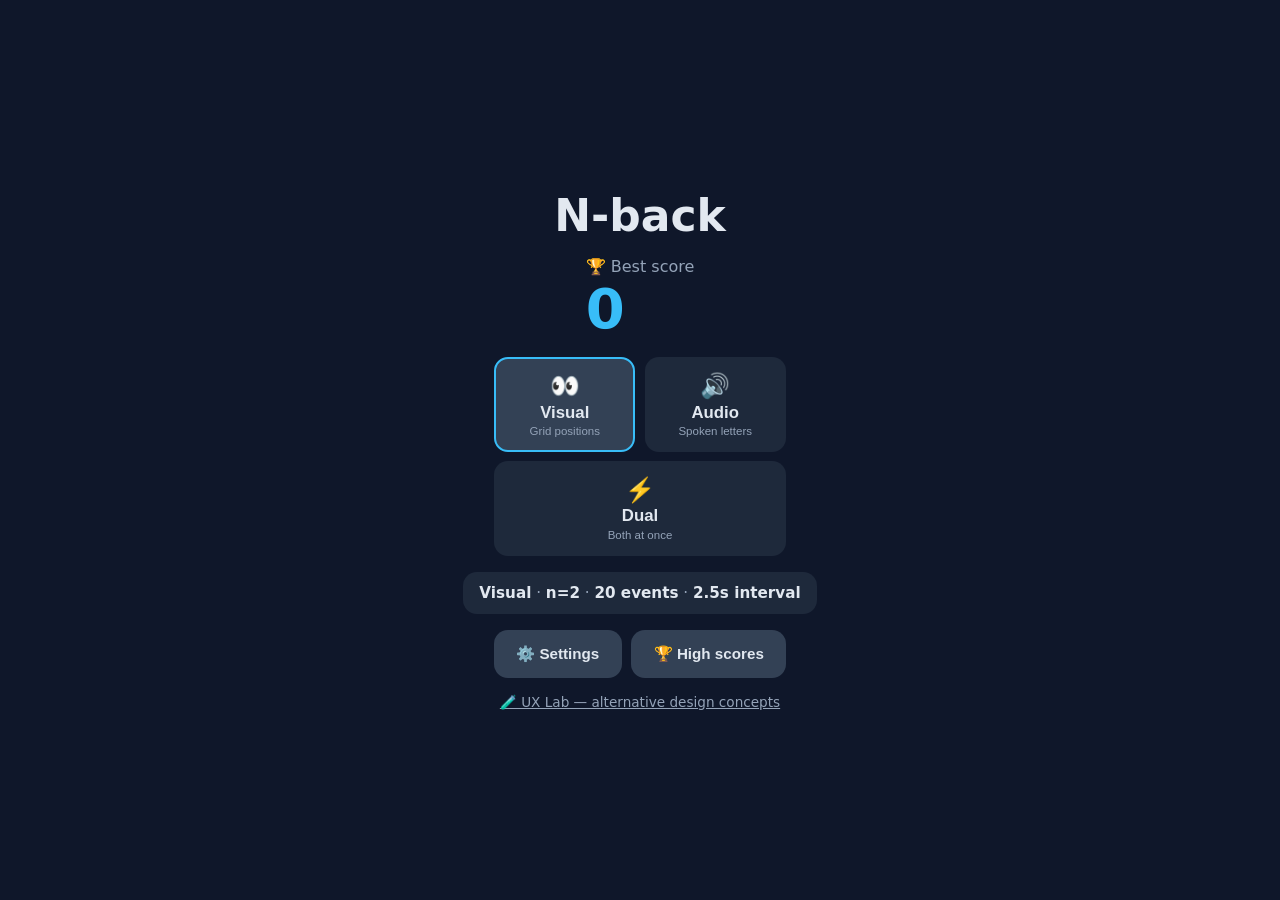
<file: index.html>
<!DOCTYPE html>
<html lang="en">
<head>
  <meta charset="UTF-8" />
  <meta name="viewport" content="width=device-width, initial-scale=1.0, viewport-fit=cover" />
  <meta name="description" content="Dual N-back working-memory game" />
  <meta name="theme-color" content="#1e293b" />
  <title>NBackWeb — Dual N-back</title>
  <link rel="manifest" href="manifest.webmanifest" />
  <link rel="icon" type="image/png" sizes="192x192" href="icons/icon-192.png" />
  <link rel="apple-touch-icon" href="icons/apple-touch-icon.png" />
  <meta name="mobile-web-app-capable" content="yes" />
  <meta name="apple-mobile-web-app-capable" content="yes" />
  <meta name="apple-mobile-web-app-status-bar-style" content="black-translucent" />
  <meta name="apple-mobile-web-app-title" content="N-back" />
  <link rel="stylesheet" href="css/styles.css" />
</head>
<body>

  <!-- HOME -->
  <section id="home-screen" class="screen">
    <h1>N-back</h1>
    <div>
      <div class="muted">🏆 Best score</div>
      <div class="big-score" id="home-best">0</div>
    </div>
    <div class="mode-picker">
      <button class="btn mode-btn" data-mode="visual"><span class="emoji">👀</span>Visual<span class="desc">Grid positions</span></button>
      <button class="btn mode-btn" data-mode="audio"><span class="emoji">🔊</span>Audio<span class="desc">Spoken letters</span></button>
      <button class="btn mode-btn" data-mode="dual"><span class="emoji">⚡</span>Dual<span class="desc">Both at once</span></button>
    </div>
    <div class="settings-summary" id="home-summary"></div>
    <div class="mode-picker">
      <button class="btn subtle" id="home-settings">⚙️ Settings</button>
      <button class="btn subtle" id="home-scores">🏆 High scores</button>
      <button class="btn subtle" id="home-install" style="display:none">📲 Install app</button>
    </div>
    <a href="ux-lab.html" style="color:#94a3b8;font-size:0.85rem">🧪 UX Lab — alternative design concepts</a>
  </section>

  <!-- GAME -->
  <section id="game-screen" class="screen">
    <div class="status-bar" id="game-status" style="display:none">
      <span>Event <strong id="game-event-num">0</strong>/<strong id="game-event-total">0</strong></span>
      <span>Correct <strong id="game-correct">0</strong></span>
    </div>
    <div class="grid" id="game-grid"></div>
    <div class="match-buttons">
      <button class="btn match-btn" id="btn-match-visual">👁 Position match</button>
      <button class="btn match-btn" id="btn-match-audio">👂 Sound match</button>
    </div>
    <div style="display:flex; gap:0.6rem">
      <button class="btn subtle" id="game-home">Home</button>
    </div>
    <div id="game-start-overlay" style="display:flex; flex-direction:column; gap:0.8rem; align-items:center">
      <p class="muted">Tap <strong>Position/Sound match</strong> when the stimulus repeats from <strong>n</strong> steps back.</p>
      <button class="btn primary" id="game-start">▶ Start round</button>
    </div>
  </section>

  <!-- SETTINGS -->
  <section id="settings-screen" class="screen">
    <h2>⚙️ Settings</h2>
    <form class="form" onsubmit="return false">
      <div class="field">
        <label for="set-modality">Modality</label>
        <select id="set-modality">
          <option value="visual">Visual</option>
          <option value="audio">Audio</option>
          <option value="dual">Dual</option>
        </select>
      </div>
      <div class="field">
        <label for="set-n">n-back level</label>
        <input type="number" id="set-n" min="1" max="9" />
      </div>
      <div class="field">
        <label for="set-events">Events per round</label>
        <input type="number" id="set-events" min="5" max="100" />
      </div>
      <div class="field">
        <label for="set-interval">Time between events (ms)</label>
        <input type="number" id="set-interval" min="1000" max="6000" step="500" />
      </div>
      <div class="field">
        <label for="set-grid">Grid size (N×N)</label>
        <input type="number" id="set-grid" min="2" max="6" />
      </div>
      <div class="field">
        <label for="set-letters">Spoken letters</label>
        <input type="number" id="set-letters" min="2" max="8" />
      </div>
      <div style="display:flex; gap:0.6rem">
        <button class="btn primary" id="settings-save" type="button">Save</button>
        <button class="btn subtle" id="settings-back" type="button">Back</button>
      </div>
    </form>
  </section>

  <!-- SCORES -->
  <section id="scores-screen" class="screen">
    <h2>🏆 High scores</h2>
    <div class="sort-picker">
      <button class="btn subtle sort-btn selected" data-sort="score">Score</button>
      <button class="btn subtle sort-btn" data-sort="name">Name</button>
      <button class="btn subtle sort-btn" data-sort="date">Date</button>
    </div>
    <ul class="scores-list" id="scores-list"></ul>
    <button class="btn subtle" id="scores-back">Back</button>
  </section>

  <!-- SUMMARY -->
  <section id="summary-screen" class="screen">
    <h2>Round complete!</h2>
    <div class="summary-stats" id="summary-rows"></div>
    <div class="save-row">
      <input type="text" id="summary-name" maxlength="20" placeholder="Your name" />
      <button class="btn primary" id="summary-save">Save score</button>
    </div>
    <div style="display:flex; gap:0.6rem">
      <button class="btn" id="summary-replay">↻ Play again</button>
      <button class="btn subtle" id="summary-home">Home</button>
    </div>
  </section>

  <script type="module" src="js/app.js"></script>
</body>
</html>
</file>
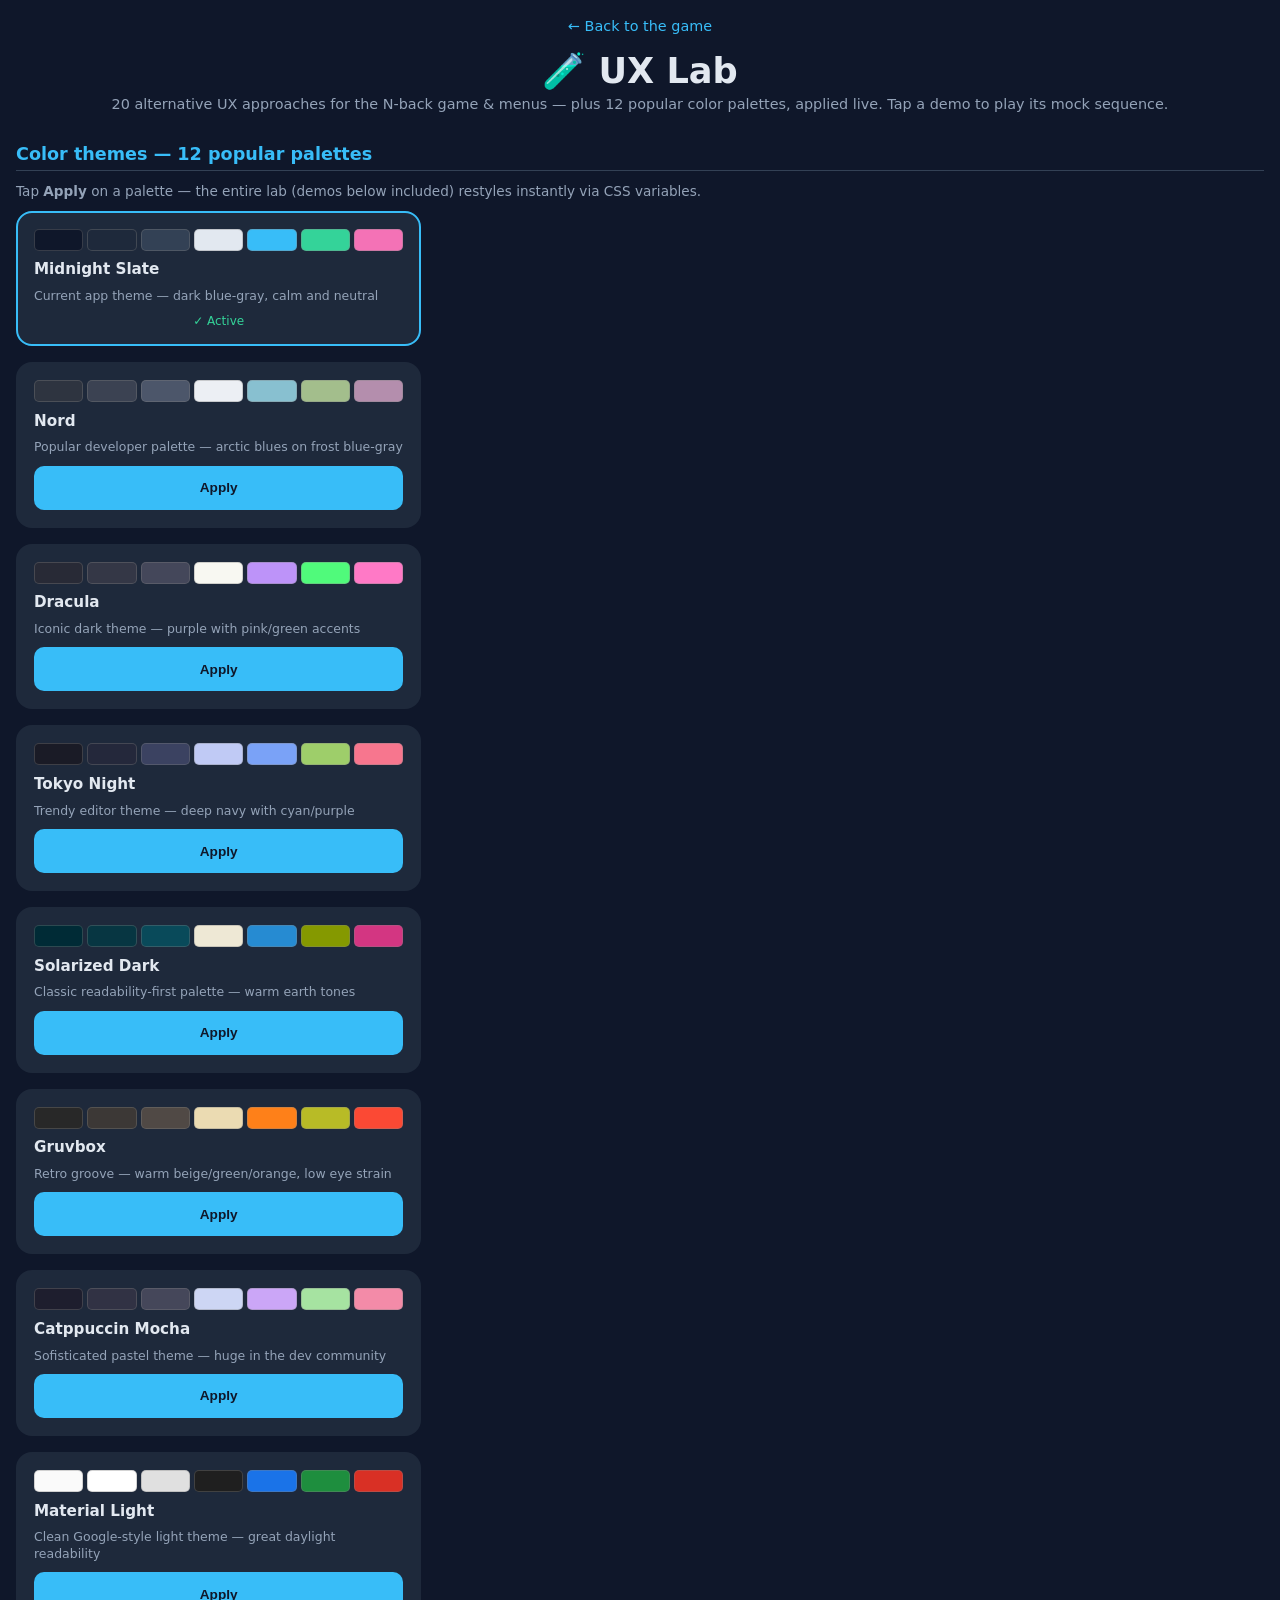
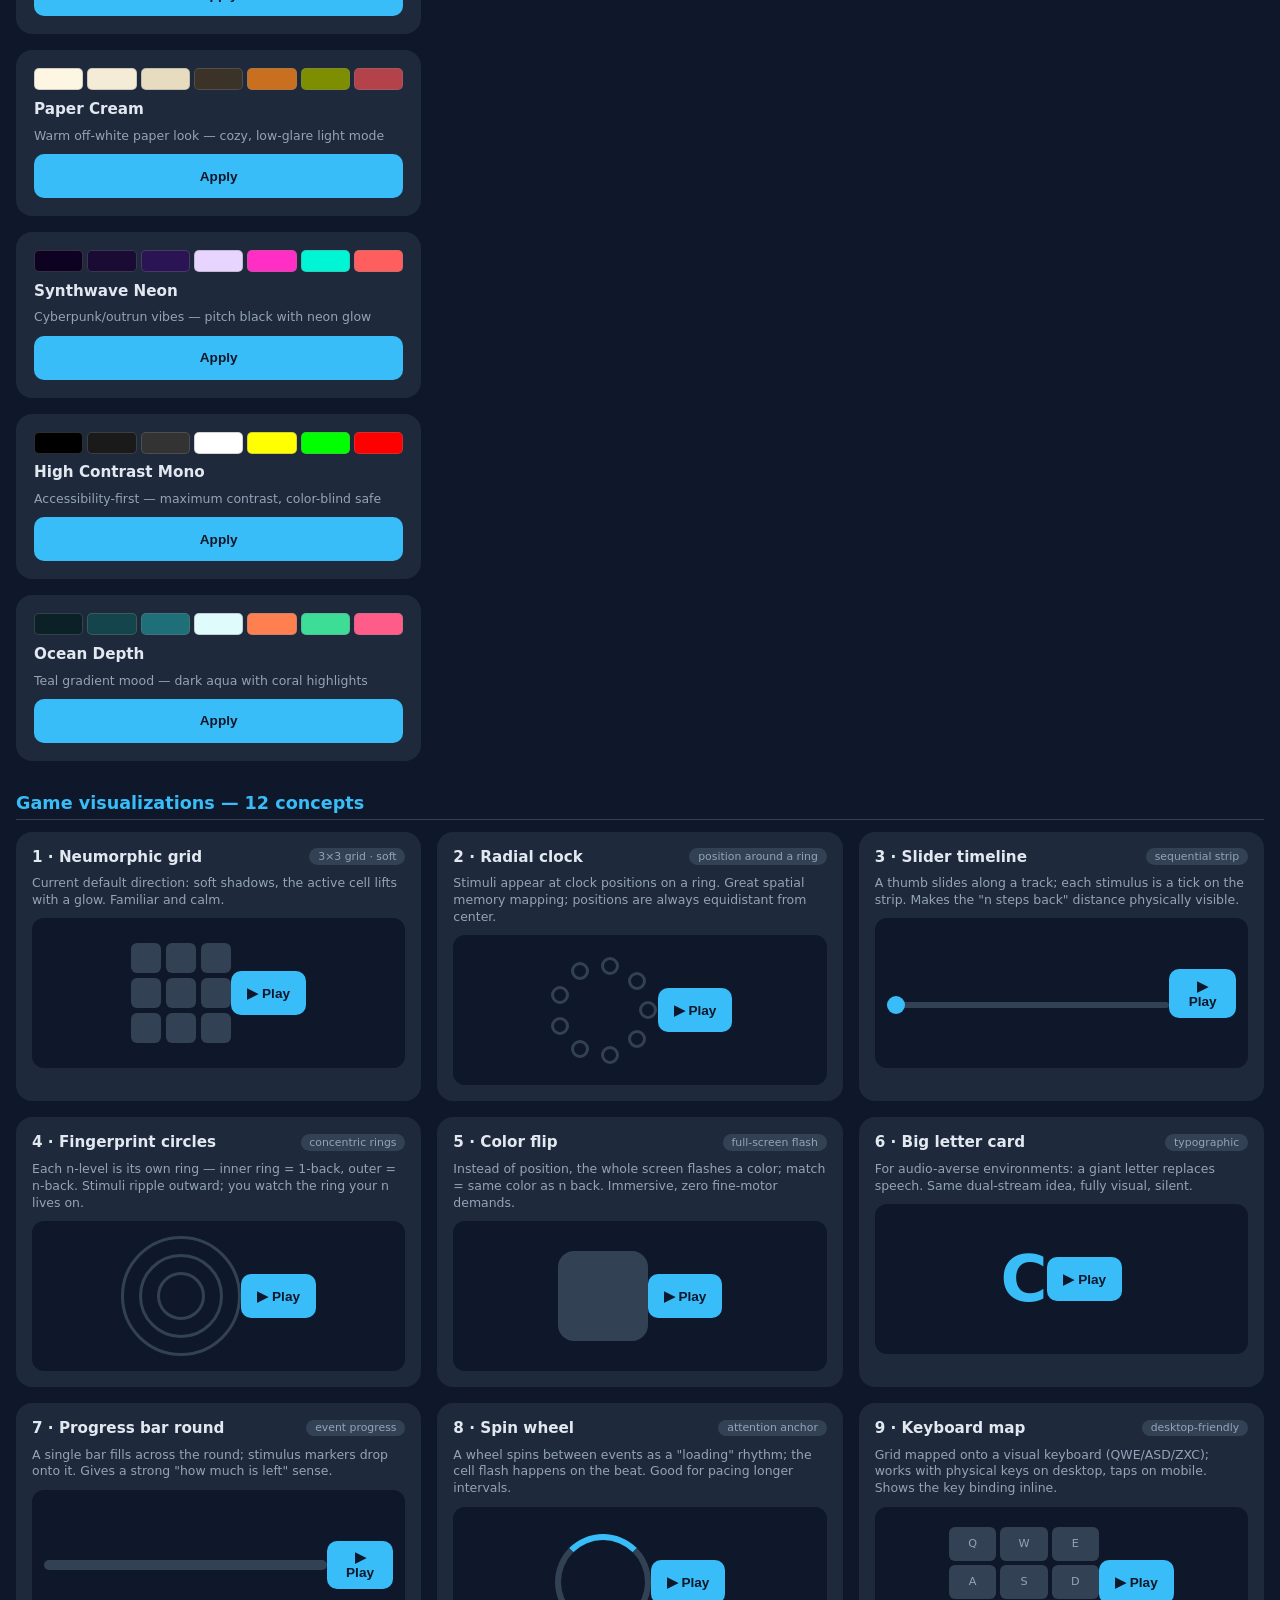
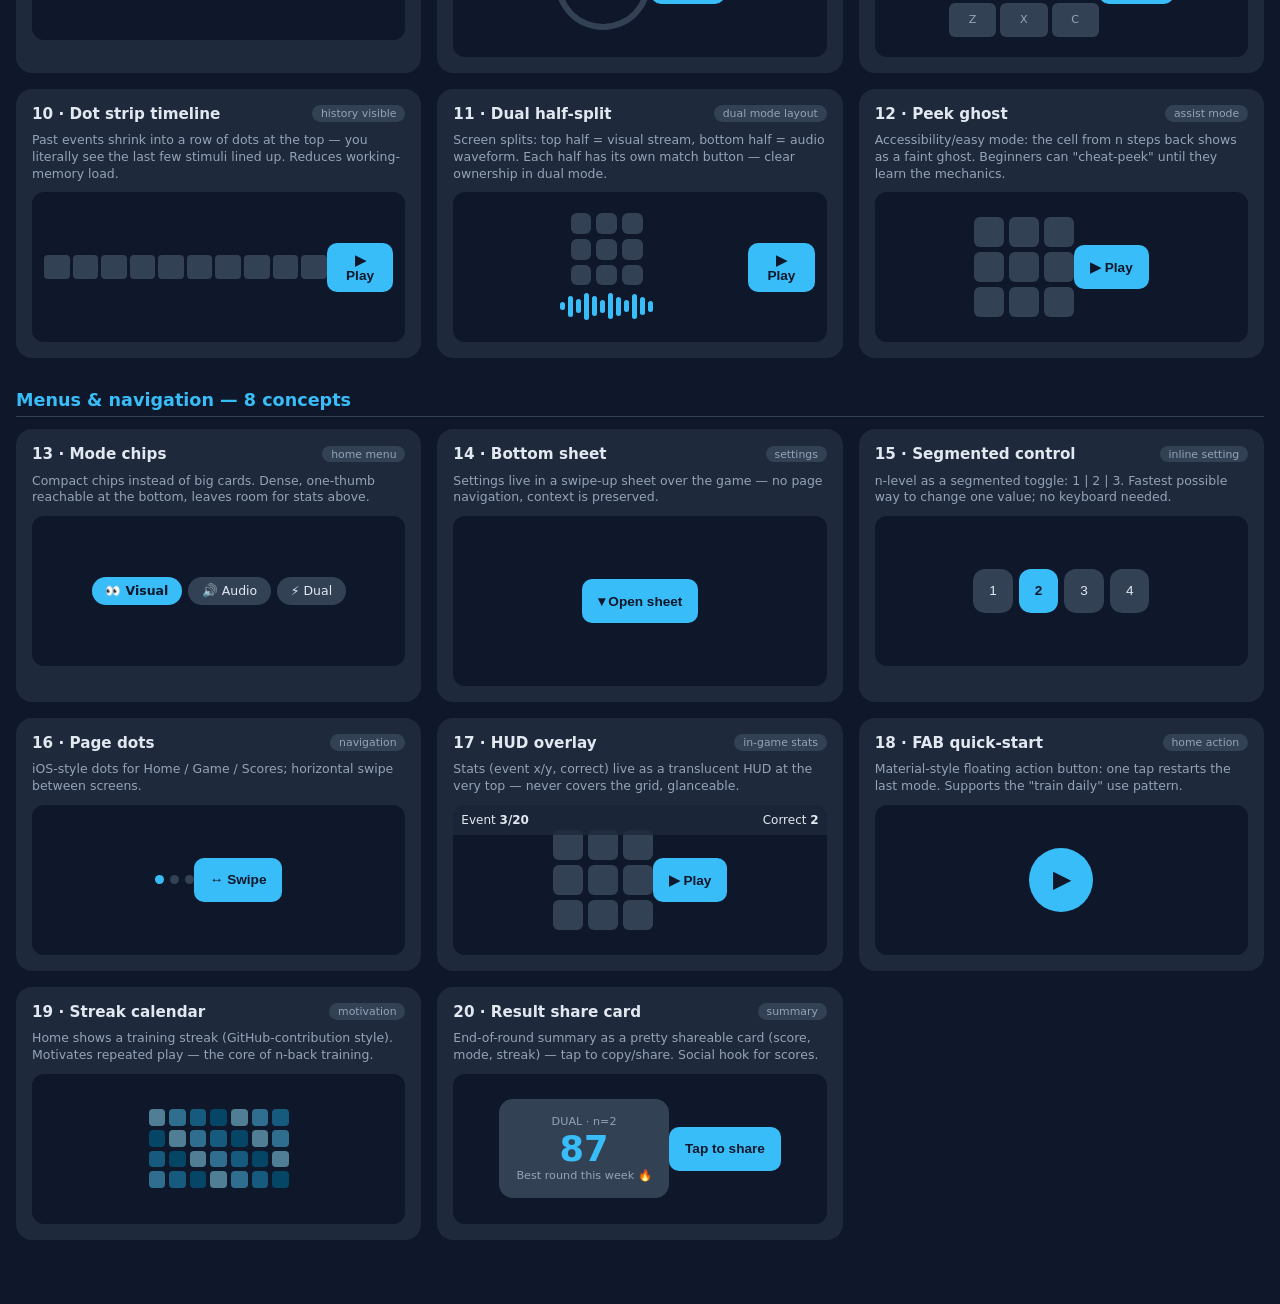
<file: ux-lab.html>
<!DOCTYPE html>
<html lang="en">
<head>
  <meta charset="UTF-8" />
  <meta name="viewport" content="width=device-width, initial-scale=1.0, viewport-fit=cover" />
  <meta name="description" content="UX Lab — 20 alternative UX concepts for the N-back game" />
  <title>UX Lab — NBackWeb</title>
  <style>
    :root {
      --bg: #0f172a; --surface: #1e293b; --surface-2: #334155;
      --fg: #e2e8f0; --muted: #94a3b8; --accent: #38bdf8; --good: #34d399; --bad: #f472b6;
    }
    * { box-sizing: border-box; }
    body {
      margin: 0; background: var(--bg); color: var(--fg);
      font-family: system-ui, -apple-system, "Segoe UI", Roboto, sans-serif;
      padding: 1rem; padding-bottom: 4rem;
    }
    header { text-align: center; margin-bottom: 1.5rem; }
    header h1 { font-size: clamp(1.4rem, 6vw, 2.2rem); margin: 0 0 0.25rem; }
    header p { color: var(--muted); margin: 0; font-size: 0.9rem; }
    .back-link { color: var(--accent); text-decoration: none; display: inline-block; margin-bottom: 1rem; font-size: 0.9rem; }
    h2.section { font-size: 1.1rem; color: var(--accent); border-bottom: 1px solid var(--surface-2); padding-bottom: 0.35rem; margin: 2rem 0 0.75rem; }

    .theme-card { transition: border-color 0.15s ease; border: 2px solid transparent; }
    .theme-card.selected { border-color: var(--accent); }
    .theme-card.selected .demo-btn { display: none; }
    .theme-card.selected::after { content: "✓ Active"; font-size: 0.75rem; color: var(--good); text-align: center; }
    .swatch-row { display: flex; gap: 4px; }
    .swatch-row span { flex: 1; height: 22px; border-radius: 5px; border: 1px solid rgba(128,128,128,0.35); }

    .ux-grid { display: grid; grid-template-columns: repeat(auto-fill, minmax(min(320px, 92vw), 1fr)); gap: 1rem; }
    .ux-card {
      background: var(--surface); border-radius: 16px; padding: 1rem;
      display: flex; flex-direction: column; gap: 0.6rem;
    }
    .ux-card h3 { margin: 0; font-size: 0.95rem; }
    .ux-card .tag { font-size: 0.68rem; background: var(--surface-2); border-radius: 999px; padding: 0.12rem 0.55rem; color: var(--muted); }
    .ux-card p { margin: 0; font-size: 0.78rem; color: var(--muted); line-height: 1.35; }
    .demo {
      background: var(--bg); border-radius: 12px; min-height: 150px;
      display: flex; align-items: center; justify-content: center;
      padding: 0.75rem; position: relative; overflow: hidden;
    }
    .demo-btn {
      border: none; border-radius: 10px; background: var(--accent); color: #0f172a;
      font-weight: 700; padding: 0.55rem 1rem; cursor: pointer; min-height: 44px; font-size: 0.85rem;
    }
    .demo-btn:active { transform: scale(0.96); }

    /* demo visuals */
    .demo-grid { display: grid; grid-template-columns: repeat(3, 1fr); gap: 5px; width: 100px; height: 100px; }
    .demo-grid div { background: var(--surface-2); border-radius: 6px; }
    .demo-grid div.on { background: var(--accent); }

    .ring { width: 110px; height: 110px; position: relative; }
    .ring div { position: absolute; inset: 0; border: 3px solid var(--surface-2); border-radius: 50%; }
    .ring div.on { border-color: var(--accent); box-shadow: 0 0 12px var(--accent); }

    .slider-track { width: 100%; height: 6px; background: var(--surface-2); border-radius: 3px; position: relative; margin-top: 1.4rem; }
    .slider-thumb { position: absolute; top: -6px; width: 18px; height: 18px; border-radius: 50%; background: var(--accent); transition: left 0.25s ease; }

    .btn { border: none; border-radius: 12px; background: var(--surface-2); color: var(--fg); padding: 0.7rem 1rem; cursor: pointer; min-height: 44px; font-size: 0.85rem; }
    .btn.on { background: var(--accent); color: #0f172a; font-weight: 700; }

    .chips { display: flex; flex-wrap: wrap; gap: 0.4rem; justify-content: center; }
    .chip { background: var(--surface-2); border-radius: 999px; padding: 0.4rem 0.85rem; font-size: 0.78rem; }
    .chip.hot { background: var(--accent); color: #0f172a; font-weight: 700; }

    .bottom-sheet { position: absolute; left: 0; right: 0; bottom: -120px; height: 120px; background: var(--surface-2); border-radius: 16px 16px 0 0; transition: bottom 0.35s ease; padding: 0.75rem; }
    .sheet-open .bottom-sheet { bottom: 0; }
    .handle { width: 40px; height: 4px; background: var(--muted); border-radius: 2px; margin: 0 auto 0.5rem; }

    .dots { display: flex; gap: 6px; }
    .dots span { width: 9px; height: 9px; border-radius: 50%; background: var(--surface-2); }
    .dots span.on { background: var(--accent); }

    .bar-fill { width: 100%; height: 10px; background: var(--surface-2); border-radius: 5px; overflow: hidden; }
    .bar-fill > div { height: 100%; background: var(--accent); width: 0; transition: width 0.25s ease; }

    .spin-btn { width: 96px; height: 96px; border-radius: 50%; border: 6px solid var(--surface-2); border-top-color: var(--accent); animation: spin 1.2s linear infinite; }
    @keyframes spin { to { transform: rotate(360deg); } }

    .keyboard { display: grid; grid-template-columns: repeat(3, 1fr); gap: 4px; width: 150px; }
    .keyboard div { height: 34px; background: var(--surface-2); border-radius: 6px; display: grid; place-items: center; font-size: 0.7rem; color: var(--muted); }
    .keyboard div.on { background: var(--accent); color: #0f172a; font-weight: 700; }

    .timeline { width: 100%; display: flex; gap: 3px; }
    .timeline span { flex: 1; height: 24px; background: var(--surface-2); border-radius: 4px; }
    .timeline span.on { background: var(--accent); }
    .timeline span.past { opacity: 0.4; }
  </style>
</head>
<body>
  <header>
    <a class="back-link" href="index.html">← Back to the game</a>
    <h1>🧪 UX Lab</h1>
    <p>20 alternative UX approaches for the N-back game &amp; menus — plus 12 popular color palettes, applied live. Tap a demo to play its mock sequence.</p>
  </header>

  <h2 class="section">Color themes — 12 popular palettes</h2>
  <p style="color:var(--muted);font-size:0.85rem;margin:0 0 0.75rem">Tap <b>Apply</b> on a palette — the entire lab (demos below included) restyles instantly via CSS variables.</p>
  <div class="ux-grid" id="theme-concepts"></div>

  <h2 class="section">Game visualizations — 12 concepts</h2>
  <div class="ux-grid" id="game-concepts"></div>

  <h2 class="section">Menus &amp; navigation — 8 concepts</h2>
  <div class="ux-grid" id="menu-concepts"></div>

  <script type="module" src="js/ux-lab/render.js?v=2"></script>
</body>
</html>
</file>
<file: css/styles.css>
:root {
  --bg: #0f172a;
  --surface: #1e293b;
  --surface-2: #334155;
  --fg: #e2e8f0;
  --muted: #94a3b8;
  --accent: #38bdf8;
  --accent-2: #a78bfa;
  --good: #34d399;
  --bad: #f472b6;
}

* { box-sizing: border-box; }
html, body { height: 100%; }

body {
  margin: 0;
  background: var(--bg);
  color: var(--fg);
  font-family: system-ui, -apple-system, "Segoe UI", Roboto, sans-serif;
  -webkit-font-smoothing: antialiased;
  padding: env(safe-area-inset-top) env(safe-area-inset-right) env(safe-area-inset-bottom) env(safe-area-inset-left);
}

.screen {
  display: none;
  flex-direction: column;
  align-items: center;
  justify-content: center;
  gap: 1rem;
  min-height: 100dvh;
  padding: 1.25rem;
  max-width: 720px;
  margin: 0 auto;
}
.screen.active { display: flex; }

h1 { font-size: clamp(1.75rem, 7vw, 2.75rem); margin: 0; }
h2 { font-size: clamp(1.15rem, 4vw, 1.5rem); margin: 0; }

.muted { color: var(--muted); }
.big-score { font-size: clamp(2rem, 9vw, 3.5rem); color: var(--accent); font-weight: 700; }

/* Buttons */
.btn {
  appearance: none;
  border: none;
  border-radius: 14px;
  background: var(--surface);
  color: var(--fg);
  font-size: 1.05rem;
  font-weight: 600;
  padding: 0.9rem 1.4rem;
  min-height: 48px;
  min-width: 88px;
  cursor: pointer;
  transition: transform 0.08s ease, background 0.15s ease;
  touch-action: manipulation;
}
.btn:active { transform: scale(0.96); }
.btn.primary { background: var(--accent); color: #0f172a; }
.btn.subtle { background: var(--surface-2); font-size: 0.95rem; }

/* Home */
.mode-picker { display: flex; gap: 0.6rem; flex-wrap: wrap; justify-content: center; }
.mode-btn {
  flex: 1 1 100px;
  display: flex;
  flex-direction: column;
  gap: 0.15rem;
  align-items: center;
  padding: 0.8rem 0.5rem;
  border: 2px solid transparent;
}
.mode-btn .emoji { font-size: 1.5rem; }
.mode-btn.selected { border-color: var(--accent); background: var(--surface-2); }
.mode-btn .desc { font-size: 0.72rem; color: var(--muted); font-weight: 400; }

.settings-summary {
  background: var(--surface);
  border-radius: 14px;
  padding: 0.75rem 1rem;
  font-size: 0.95rem;
  color: var(--muted);
  text-align: center;
}
.settings-summary strong { color: var(--fg); }

/* Grid */
.grid {
  display: grid;
  gap: clamp(6px, 1.5vw, 12px);
  width: min(88vw, 60dvh, 420px);
  aspect-ratio: 1;
}
.cell {
  background: var(--surface);
  border-radius: clamp(8px, 2vw, 16px);
  transition: background 0.12s ease, box-shadow 0.12s ease;
}
.cell.lit {
  background: var(--accent);
  box-shadow: 0 0 clamp(10px, 3vw, 24px) var(--accent);
}
.cell.lit.blink {
  animation: cell-blink 0.6s ease;
}

@keyframes cell-blink {
  0%, 100% { opacity: 1; }
  20%, 60% { opacity: 0.25; }
  40%, 80% { opacity: 1; }
}

/* Game status bar */
.status-bar {
  display: flex;
  gap: 1.25rem;
  font-size: 0.95rem;
  color: var(--muted);
}
.status-bar strong { color: var(--fg); font-variant-numeric: tabular-nums; }

/* Match buttons */
.match-buttons { display: flex; gap: 0.75rem; flex-wrap: wrap; justify-content: center; }
.match-btn {
  min-width: 130px;
  font-size: 1rem;
}
.match-btn.error {
  animation: shake 0.3s ease;
  background: var(--bad);
}
.match-btn.good { animation: pop 0.25s ease; }

@keyframes shake {
  0%, 100% { transform: translateX(0); }
  25% { transform: translateX(-6px); }
  50% { transform: translateX(6px); }
  75% { transform: translateX(-4px); }
}
@keyframes pop {
  50% { transform: scale(1.08); }
}

/* Settings form */
.form { display: flex; flex-direction: column; gap: 0.9rem; width: min(100%, 340px); }
.field { display: flex; flex-direction: column; gap: 0.3rem; }
.field label { font-size: 0.85rem; color: var(--muted); }
.field select, .field input[type="number"] {
  background: var(--surface);
  color: var(--fg);
  border: 1px solid var(--surface-2);
  border-radius: 10px;
  padding: 0.7rem;
  font-size: 1rem;
  min-height: 48px;
}

/* Scores */
.scores-list {
  list-style: none;
  margin: 0;
  padding: 0;
  width: min(100%, 420px);
  display: flex;
  flex-direction: column;
  gap: 0.5rem;
  max-height: 45dvh;
  overflow-y: auto;
}
.scores-list li {
  display: flex;
  justify-content: space-between;
  gap: 0.75rem;
  background: var(--surface);
  padding: 0.7rem 1rem;
  border-radius: 12px;
  font-size: 0.95rem;
}
.scores-list .score-value { color: var(--accent); font-weight: 700; }
.scores-list .score-main { flex: 1; min-width: 0; }
.rank-badge { min-width: 1.7rem; text-align: center; font-size: 1.05rem; }
.sort-picker { display: flex; gap: 0.5rem; }
.sort-btn { padding: 0.5rem 0.9rem; min-height: 44px; font-size: 0.85rem; }
.sort-btn.selected { background: var(--accent); color: var(--bg); }

/* Summary screen */
.summary-stats {
  display: flex;
  flex-direction: column;
  gap: 0.4rem;
  background: var(--surface);
  border-radius: 14px;
  padding: 1rem 1.5rem;
  font-size: 0.95rem;
}
.save-row { display: flex; gap: 0.5rem; flex-wrap: wrap; justify-content: center; }
.save-row input {
  flex: 1 1 140px;
  background: var(--surface);
  color: var(--fg);
  border: 1px solid var(--surface-2);
  border-radius: 10px;
  padding: 0.7rem;
  font-size: 1rem;
  min-height: 48px;
}

/* Landscape tweak: put grid and buttons side by side on wide short screens */
@media (orientation: landscape) and (max-height: 500px) {
  .screen.active { justify-content: flex-start; padding-top: 0.75rem; }
  #game-screen { display: grid !important; grid-template-columns: minmax(200px, 1fr) minmax(200px, 1fr); align-items: center; width: 100%; max-width: 700px; }
}
</file>
